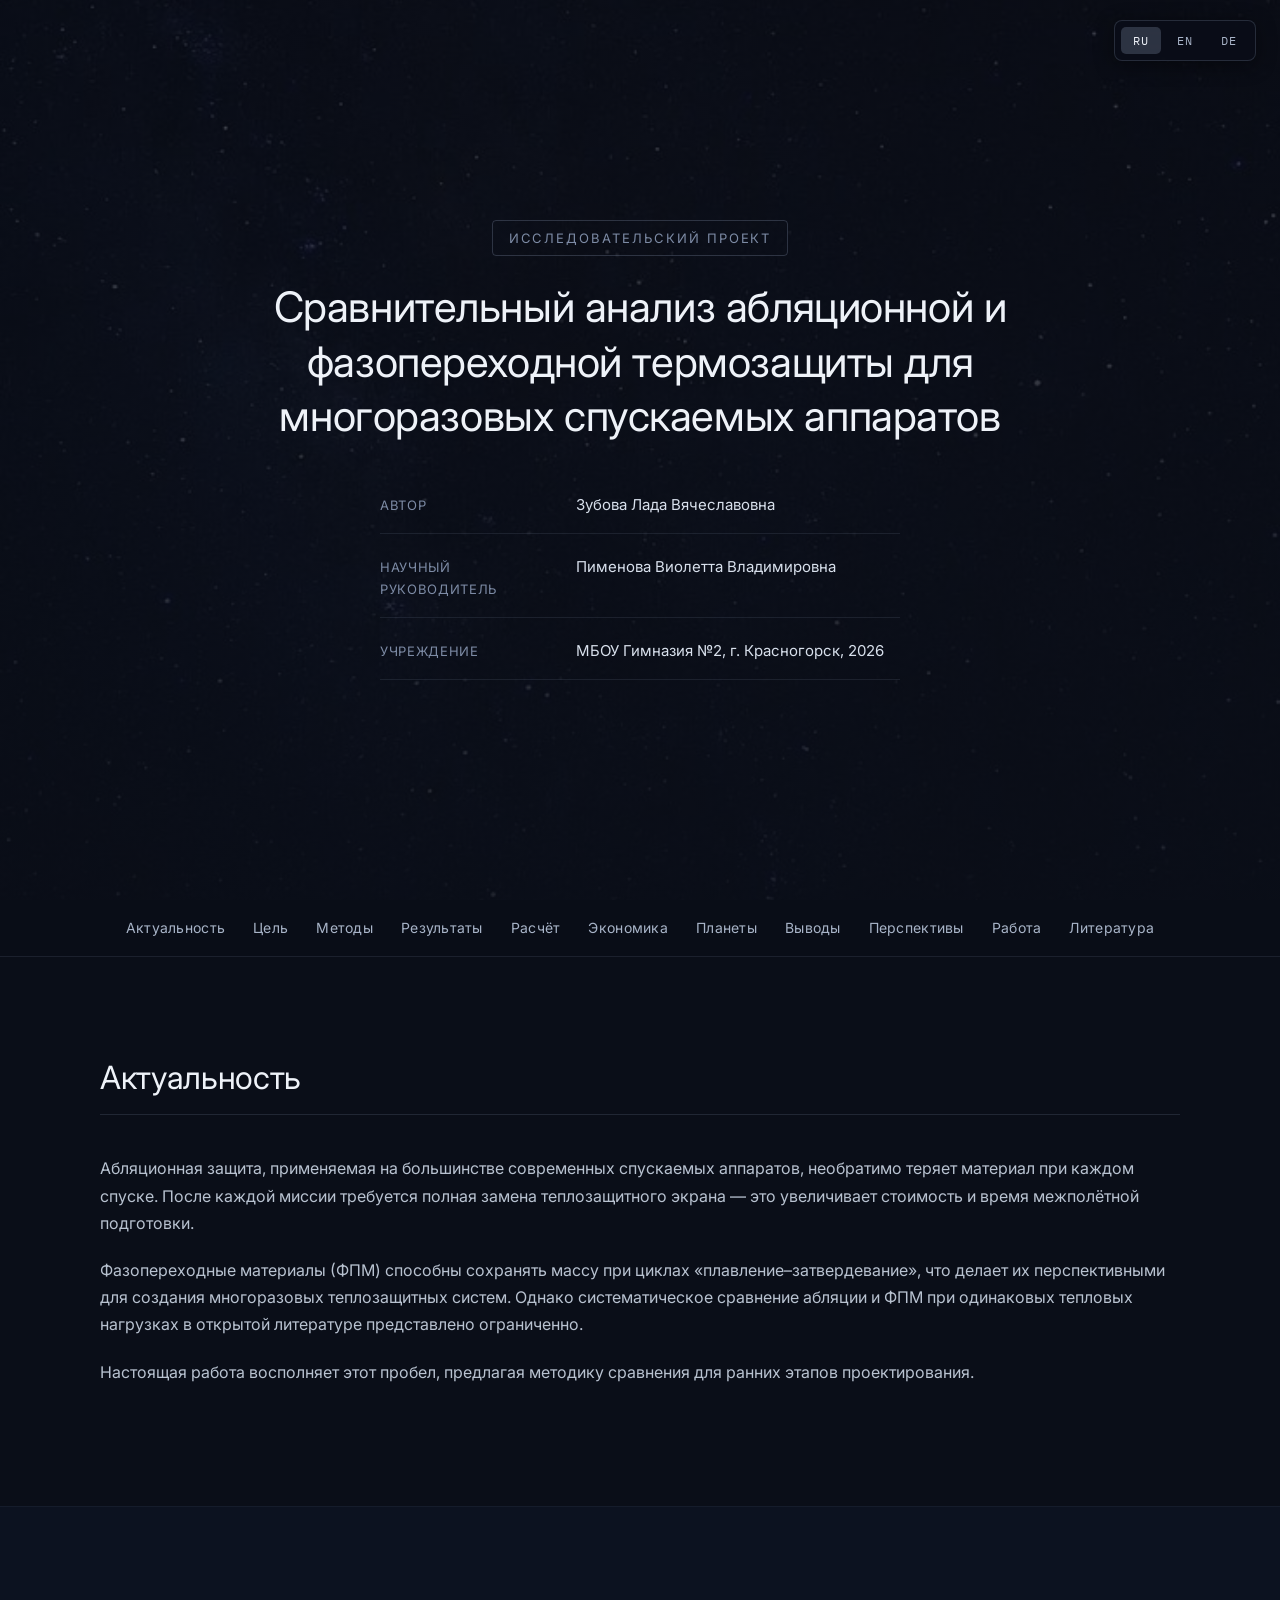
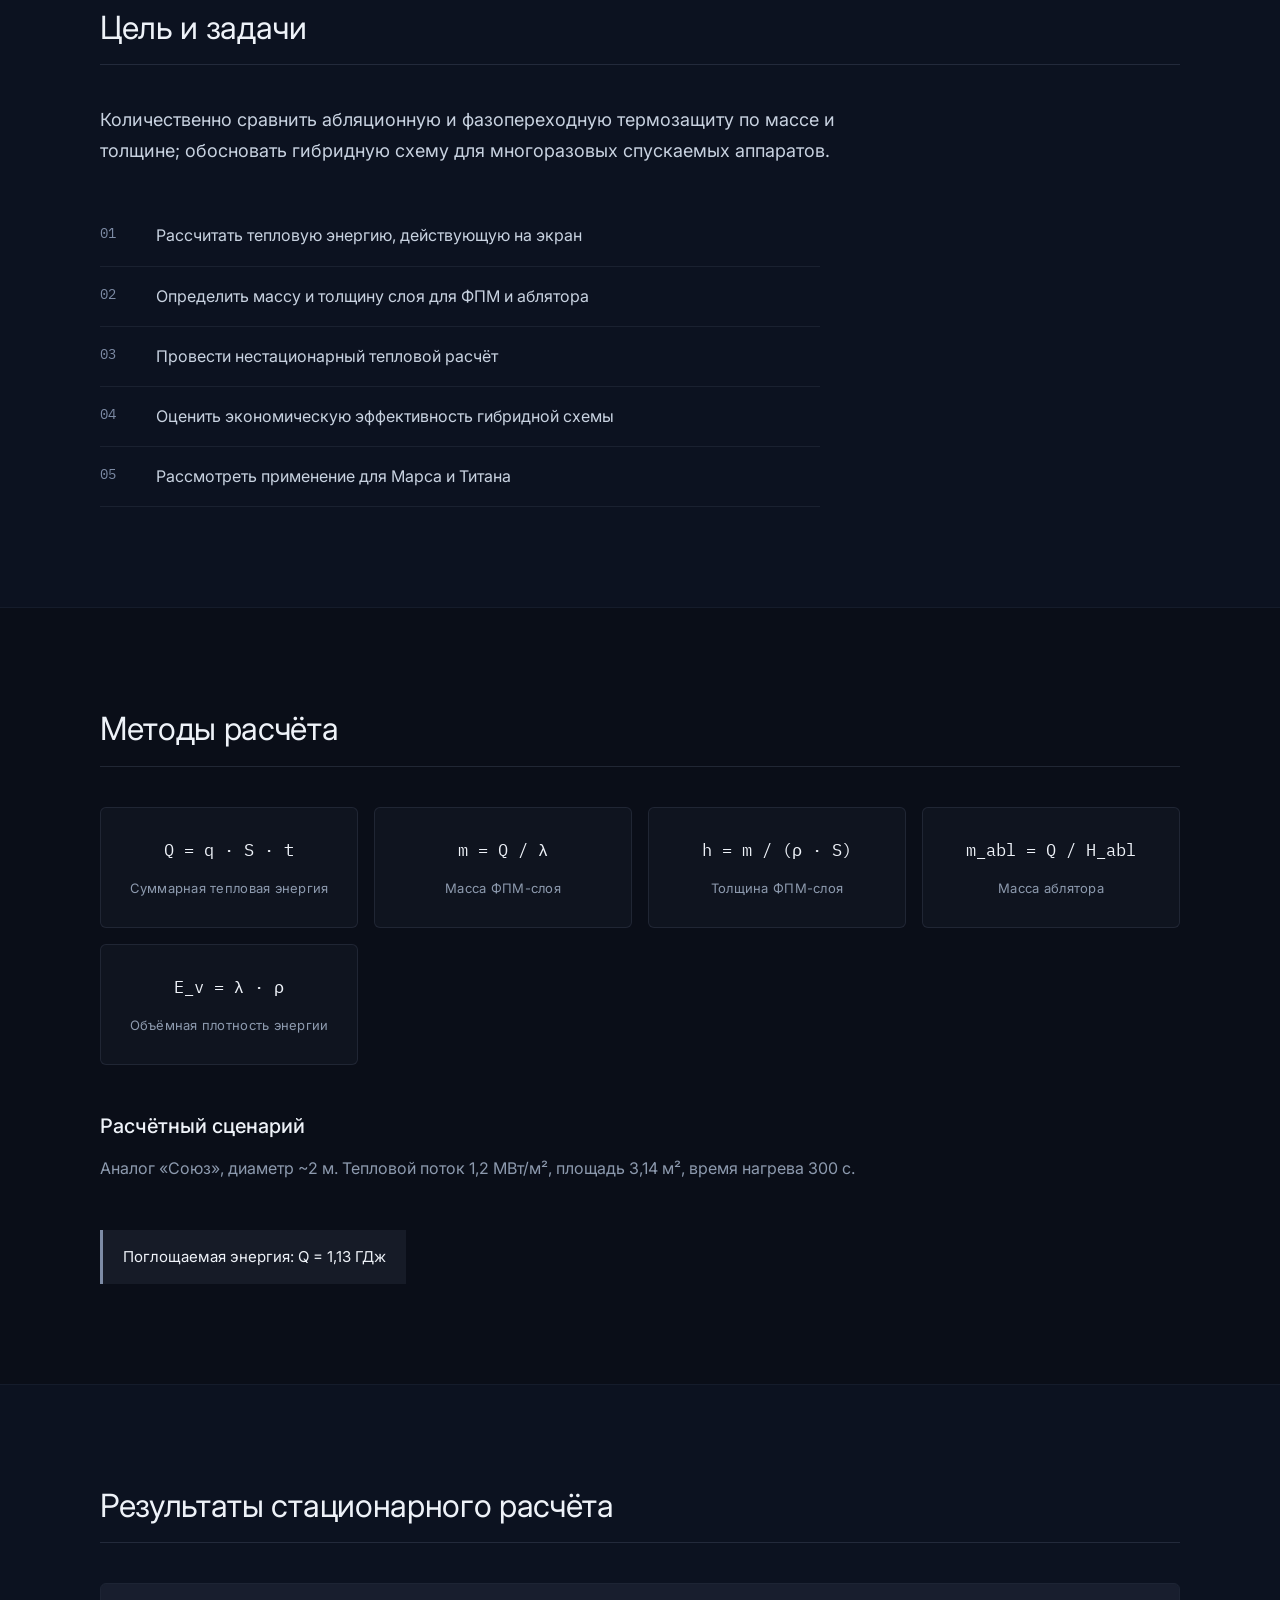
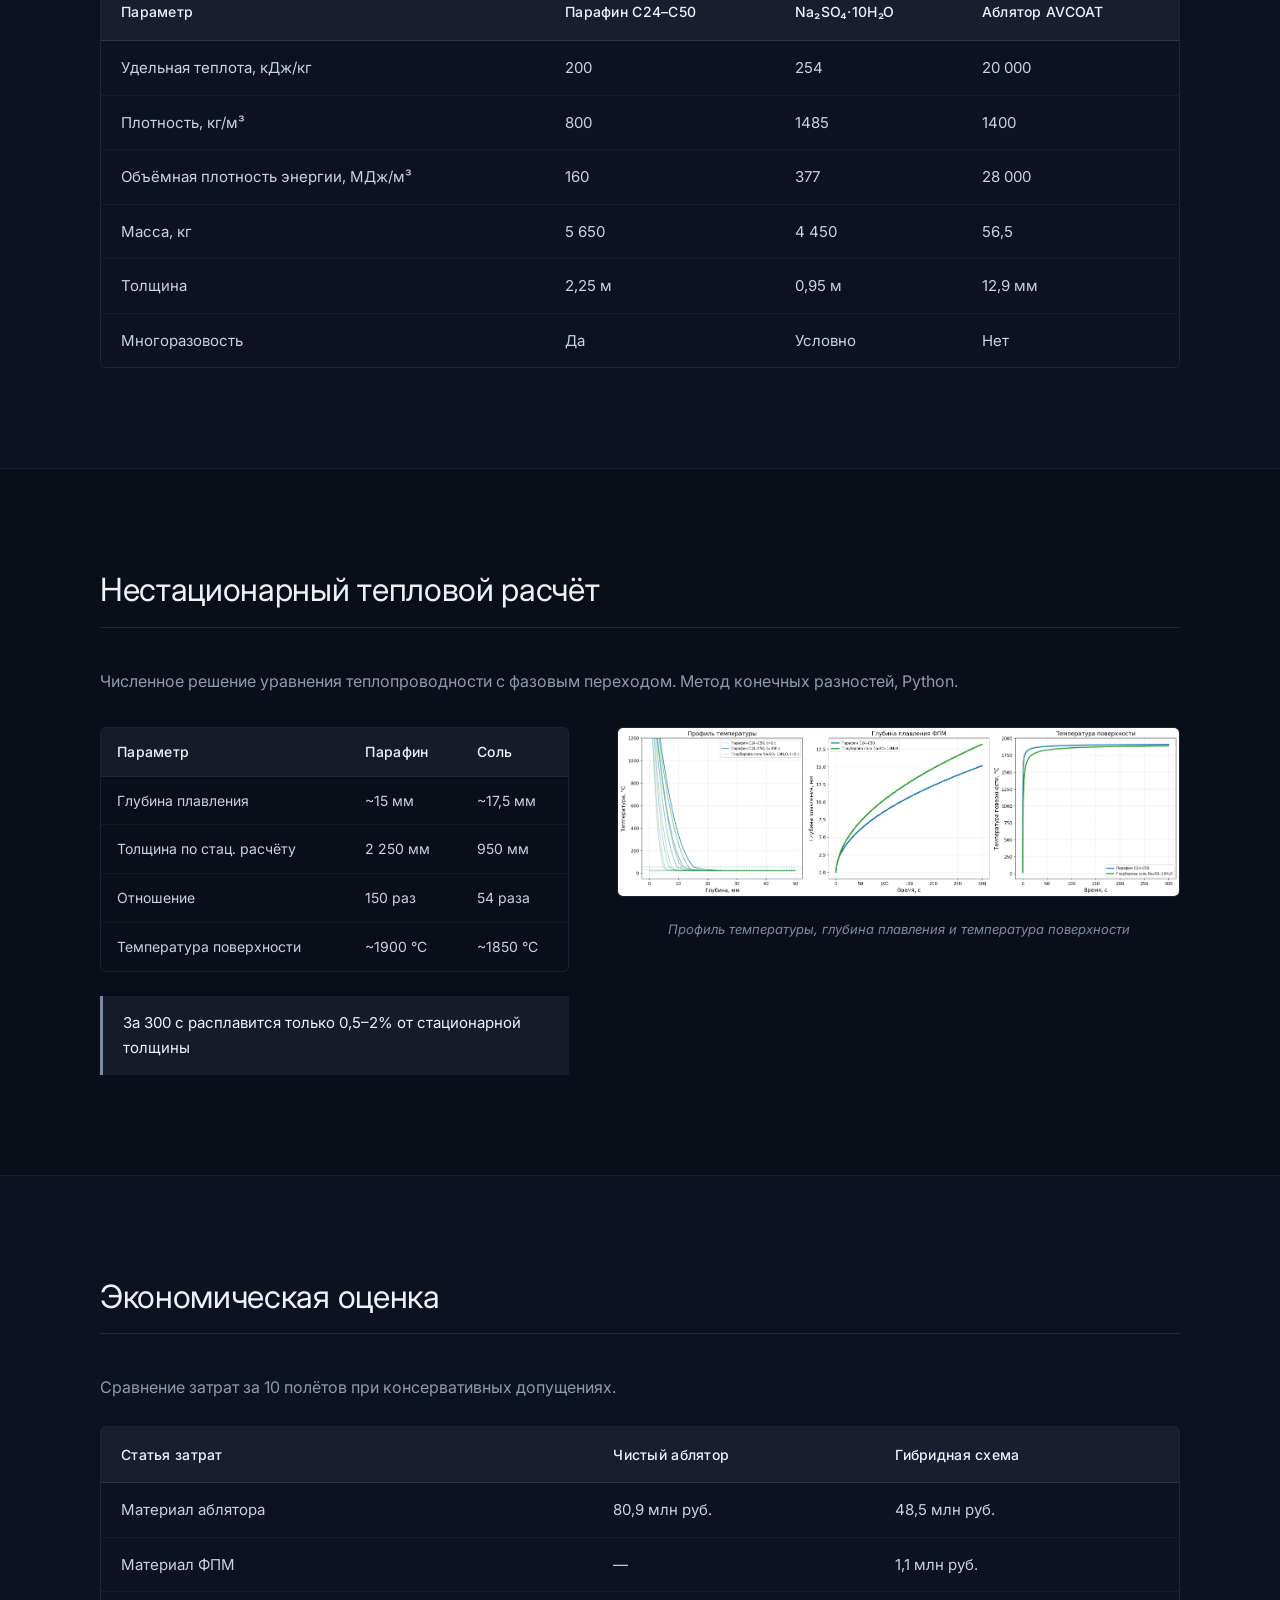
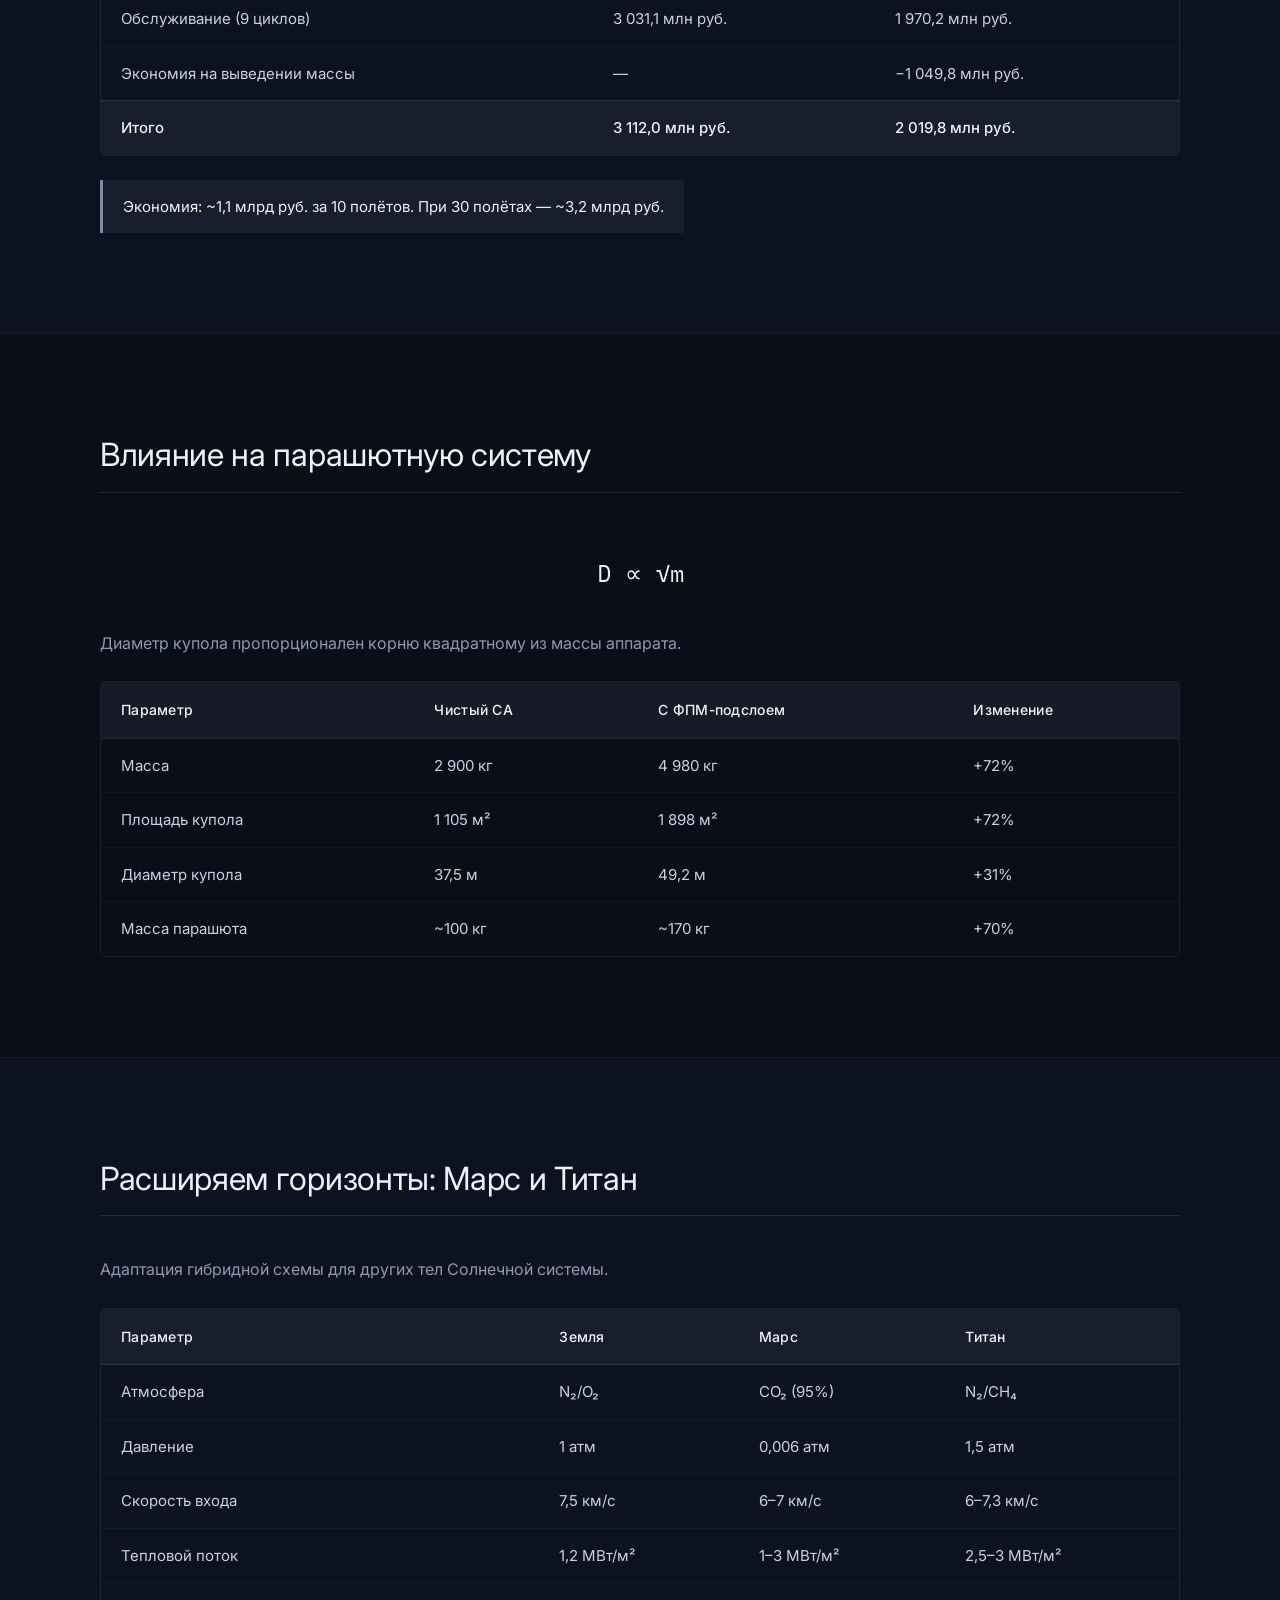
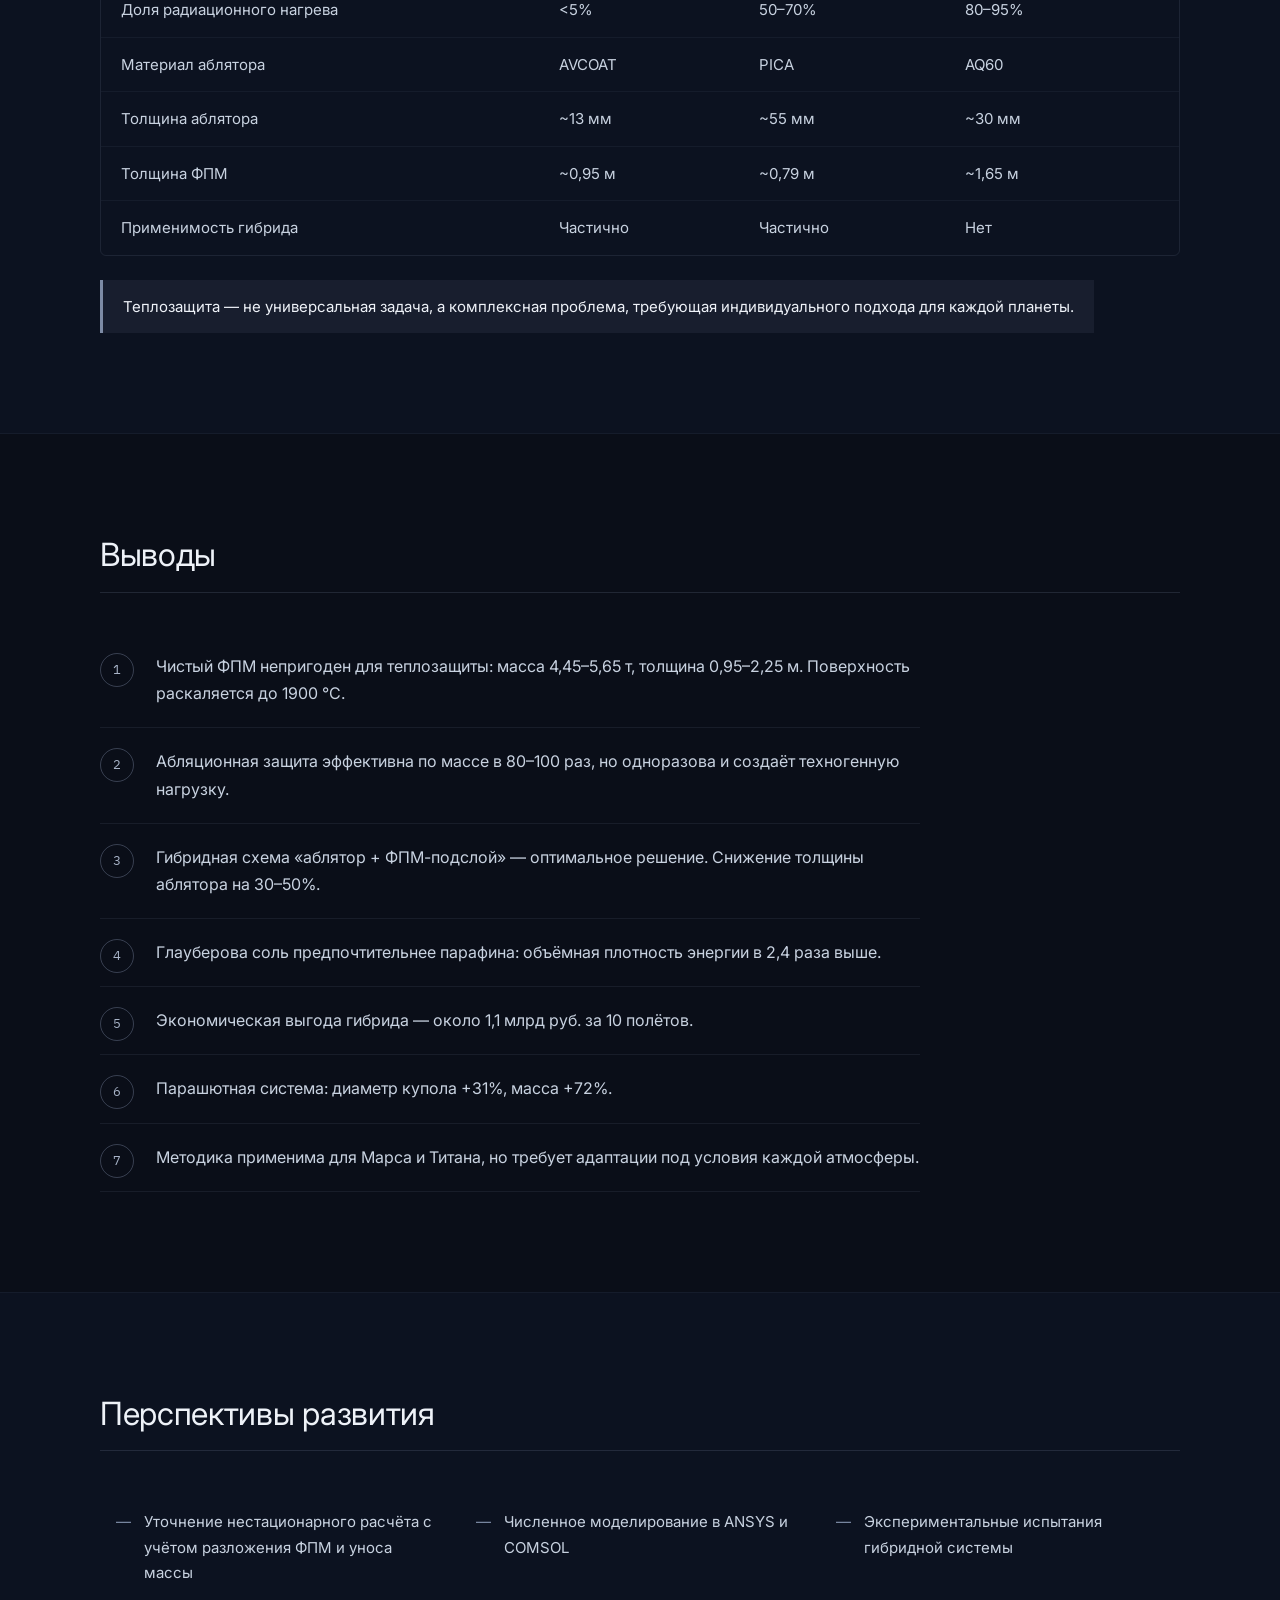
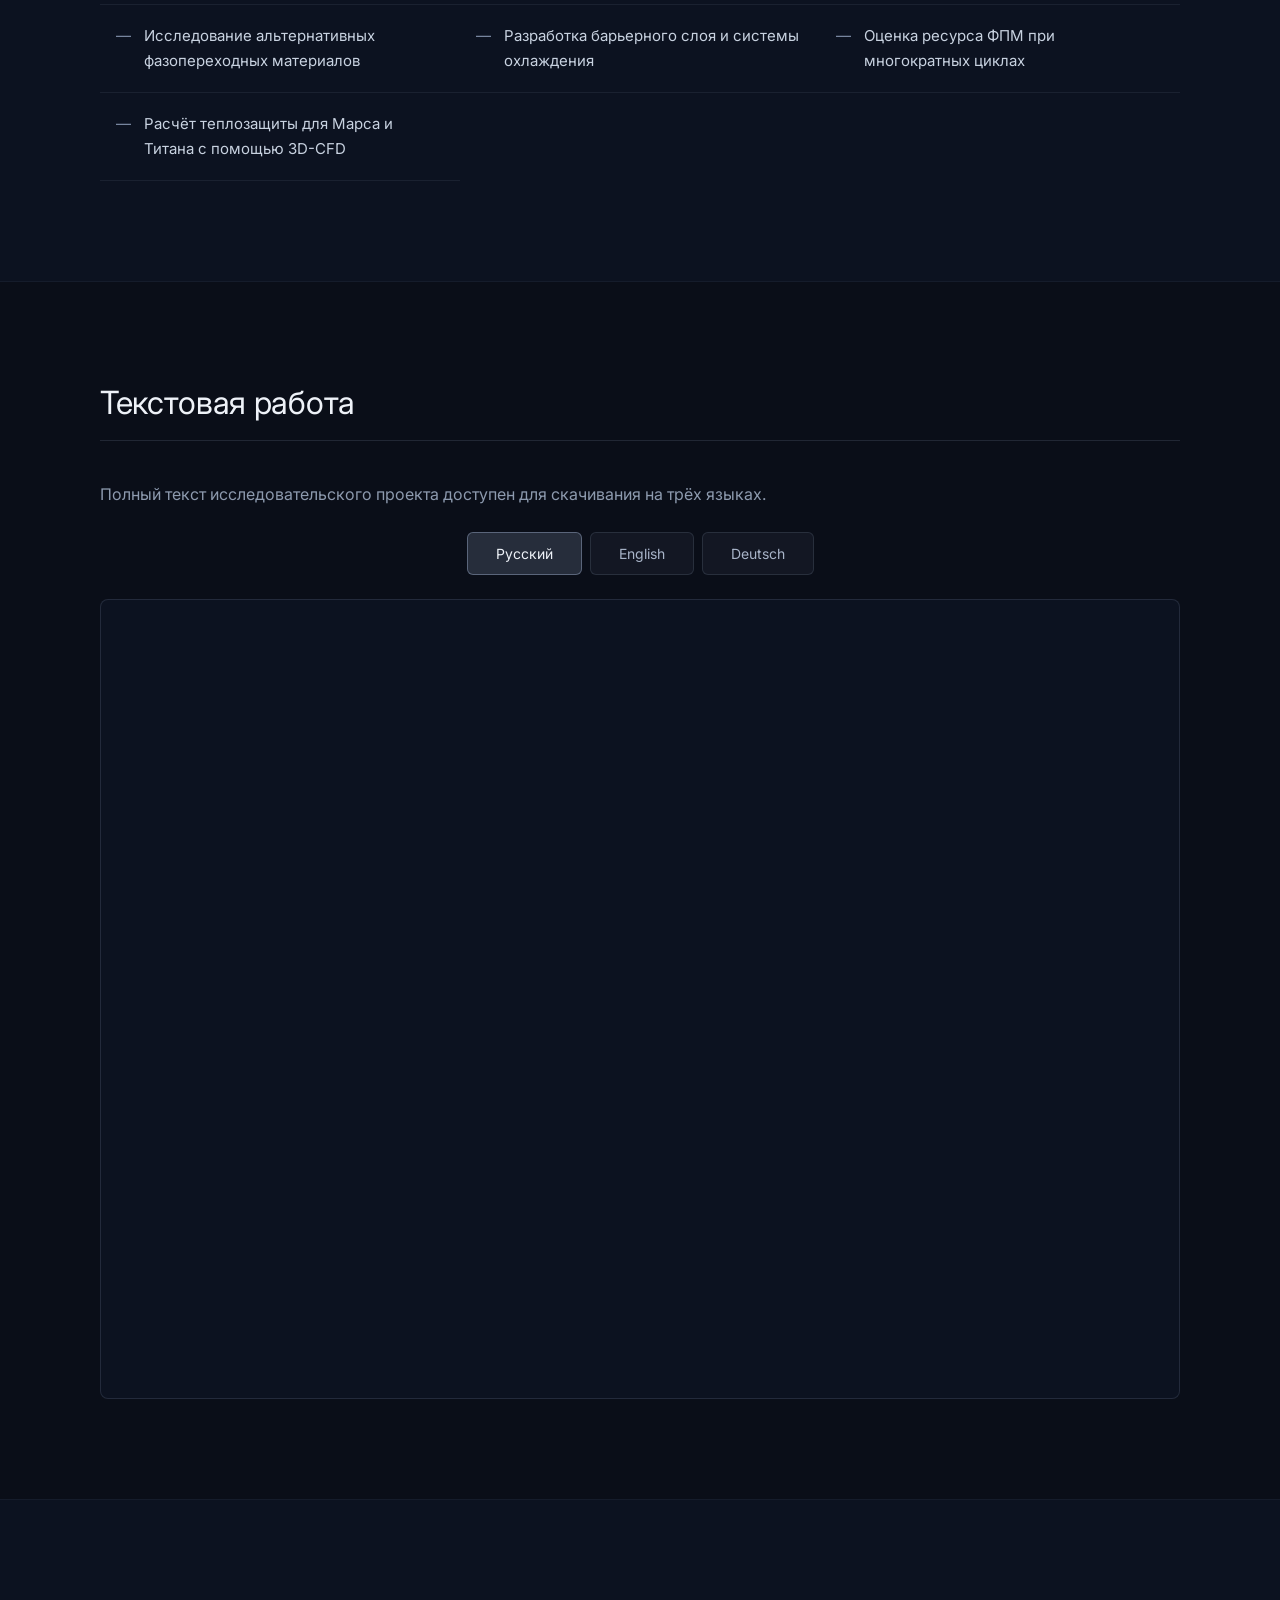
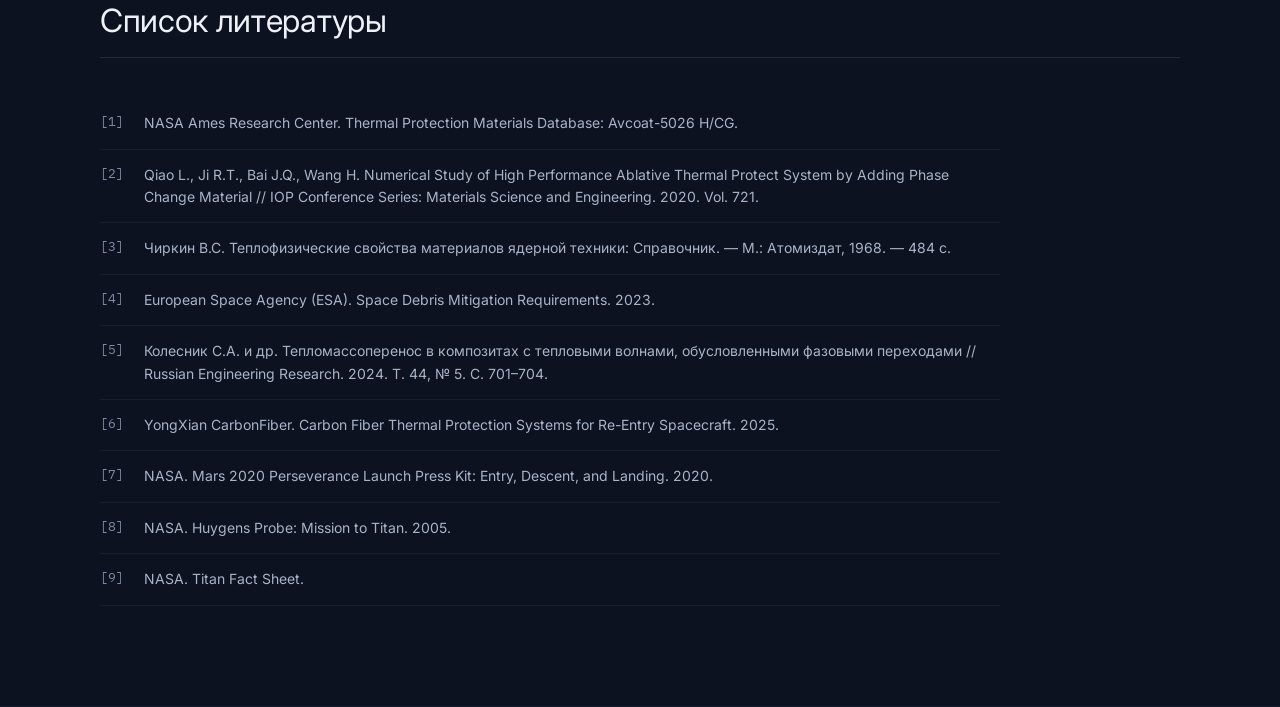
<file: index.html>
<!DOCTYPE html>
<html lang="ru">
<head>
    <meta charset="UTF-8">
    <meta name="viewport" content="width=device-width, initial-scale=1.0">
    <title>Термозащита спускаемых аппаратов — Зубова Лада</title>
    <link rel="stylesheet" href="style.css">
    <link href="https://fonts.googleapis.com/css2?family=Inter:wght@300;400;500;600&family=IBM+Plex+Mono:wght@400;500&display=swap" rel="stylesheet">
</head>
<body>

<!-- ПЕРЕКЛЮЧАТЕЛЬ ЯЗЫКА (закреплён сверху справа) -->
<div class="lang-fixed">
    <button id="lang-ru" class="lang-btn active">RU</button>
    <button id="lang-en" class="lang-btn">EN</button>
    <button id="lang-de" class="lang-btn">DE</button>
</div>

<!-- HERO -->
<header class="hero">
    <div class="hero-overlay"></div>
    <div class="hero-content">
        <p class="hero-label" data-i18n="hero.label">Исследовательский проект</p>
        <h1 data-i18n="hero.title">Сравнительный анализ абляционной и фазопереходной термозащиты для многоразовых спускаемых аппаратов</h1>
        <div class="hero-meta">
            <div class="meta-item">
                <span class="meta-label" data-i18n="hero.authorLabel">Автор</span>
                <span class="meta-value" data-i18n="hero.author">Зубова Лада Вячеславовна</span>
            </div>
            <div class="meta-item">
                <span class="meta-label" data-i18n="hero.supervisorLabel">Научный руководитель</span>
                <span class="meta-value" data-i18n="hero.supervisor">Пименова Виолетта Владимировна</span>
            </div>
            <div class="meta-item">
                <span class="meta-label" data-i18n="hero.institutionLabel">Учреждение</span>
                <span class="meta-value" data-i18n="hero.institution">МБОУ Гимназия №2, г. Красногорск, 2026</span>
            </div>
        </div>
    </div>
</header>

<!-- НАВИГАЦИЯ -->
<nav class="nav">
    <div class="nav-inner">
        <a href="#actual" data-i18n="nav.actual">Актуальность</a>
        <a href="#goal" data-i18n="nav.goal">Цель</a>
        <a href="#methods" data-i18n="nav.methods">Методы</a>
        <a href="#results" data-i18n="nav.results">Результаты</a>
        <a href="#transient" data-i18n="nav.transient">Расчёт</a>
        <a href="#economy" data-i18n="nav.economy">Экономика</a>
        <a href="#planets" data-i18n="nav.planets">Планеты</a>
        <a href="#conclusions" data-i18n="nav.conclusions">Выводы</a>
        <a href="#perspectives" data-i18n="nav.perspectives">Перспективы</a>
        <a href="#document" data-i18n="nav.document">Работа</a>
        <a href="#refs" data-i18n="nav.refs">Литература</a>
    </div>
</nav>
<!-- АКТУАЛЬНОСТЬ -->
<section id="actual" class="section">
    <div class="container">
        <h2 data-i18n="actual.title">Актуальность</h2>
        <div class="text-block">
            <p data-i18n="actual.p1">Абляционная защита, применяемая на большинстве современных спускаемых аппаратов, необратимо теряет материал при каждом спуске. После каждой миссии требуется полная замена теплозащитного экрана — это увеличивает стоимость и время межполётной подготовки.</p>
            <p data-i18n="actual.p2">Фазопереходные материалы (ФПМ) способны сохранять массу при циклах «плавление–затвердевание», что делает их перспективными для создания многоразовых теплозащитных систем. Однако систематическое сравнение абляции и ФПМ при одинаковых тепловых нагрузках в открытой литературе представлено ограниченно.</p>
            <p data-i18n="actual.p3">Настоящая работа восполняет этот пробел, предлагая методику сравнения для ранних этапов проектирования.</p>
        </div>
    </div>
</section>

<!-- ЦЕЛЬ -->
<section id="goal" class="section section-dark">
    <div class="container">
        <h2 data-i18n="goal.title">Цель и задачи</h2>
        <p class="lead" data-i18n="goal.lead">Количественно сравнить абляционную и фазопереходную термозащиту по массе и толщине; обосновать гибридную схему для многоразовых спускаемых аппаратов.</p>
        <ol class="tasks-list">
            <li data-i18n="goal.task1">Рассчитать тепловую энергию, действующую на экран</li>
            <li data-i18n="goal.task2">Определить массу и толщину слоя для ФПМ и аблятора</li>
            <li data-i18n="goal.task3">Провести нестационарный тепловой расчёт</li>
            <li data-i18n="goal.task4">Оценить экономическую эффективность гибридной схемы</li>
            <li data-i18n="goal.task5">Рассмотреть применение для Марса и Титана</li>
        </ol>
    </div>
</section>

<!-- МЕТОДЫ -->
<section id="methods" class="section">
    <div class="container">
        <h2 data-i18n="methods.title">Методы расчёта</h2>
        <div class="formulas-grid">
            <div class="formula-card">
                <div class="formula">Q = q · S · t</div>
                <div class="formula-desc" data-i18n="methods.f1">Суммарная тепловая энергия</div>
            </div>
            <div class="formula-card">
                <div class="formula">m = Q / λ</div>
                <div class="formula-desc" data-i18n="methods.f2">Масса ФПМ-слоя</div>
            </div>
            <div class="formula-card">
                <div class="formula">h = m / (ρ · S)</div>
                <div class="formula-desc" data-i18n="methods.f3">Толщина ФПМ-слоя</div>
            </div>
            <div class="formula-card">
                <div class="formula">m_abl = Q / H_abl</div>
                <div class="formula-desc" data-i18n="methods.f4">Масса аблятора</div>
            </div>
            <div class="formula-card">
                <div class="formula">E_v = λ · ρ</div>
                <div class="formula-desc" data-i18n="methods.f5">Объёмная плотность энергии</div>
            </div>
        </div>

        <h3 class="subheading" data-i18n="methods.scenario">Расчётный сценарий</h3>
        <p class="text-muted" data-i18n="methods.scenarioDesc">Аналог «Союз», диаметр ~2 м. Тепловой поток 1,2 МВт/м², площадь 3,14 м², время нагрева 300 с.</p>
        <p class="highlight-line" data-i18n="methods.energy">Поглощаемая энергия: Q = 1,13 ГДж</p>
    </div>
</section>

<!-- РЕЗУЛЬТАТЫ -->
<section id="results" class="section section-dark">
    <div class="container">
        <h2 data-i18n="results.title">Результаты стационарного расчёта</h2>
        <div class="table-wrap">
            <table>
                <thead>
                    <tr>
                        <th data-i18n="results.param">Параметр</th>
                        <th data-i18n="results.paraffin">Парафин C24–C50</th>
                        <th data-i18n="results.salt">Na₂SO₄·10H₂O</th>
                        <th data-i18n="results.avcoat">Аблятор AVCOAT</th>
                    </tr>
                </thead>
                <tbody>
                    <tr><td data-i18n="results.heat">Удельная теплота, кДж/кг</td><td>200</td><td>254</td><td>20 000</td></tr>
                    <tr><td data-i18n="results.density">Плотность, кг/м³</td><td>800</td><td>1485</td><td>1400</td></tr>
                    <tr><td data-i18n="results.ev">Объёмная плотность энергии, МДж/м³</td><td>160</td><td>377</td><td>28 000</td></tr>
                    <tr><td data-i18n="results.mass">Масса, кг</td><td>5 650</td><td>4 450</td><td>56,5</td></tr>
                    <tr><td data-i18n="results.thickness">Толщина</td><td data-i18n="results.m225">2,25 м</td><td data-i18n="results.m095">0,95 м</td><td data-i18n="results.mm129">12,9 мм</td></tr>
                    <tr><td data-i18n="results.reusable">Многоразовость</td><td data-i18n="results.yes">Да</td><td data-i18n="results.cond">Условно</td><td data-i18n="results.no">Нет</td></tr>
                </tbody>
            </table>
        </div>
    </div>
</section>

<!-- НЕСТАЦИОНАРНЫЙ РАСЧЁТ -->
<section id="transient" class="section">
    <div class="container">
        <h2 data-i18n="transient.title">Нестационарный тепловой расчёт</h2>
        <p class="text-muted" data-i18n="transient.desc">Численное решение уравнения теплопроводности с фазовым переходом. Метод конечных разностей, Python.</p>

        <div class="transient-grid">
            <div class="transient-info">
                <div class="table-wrap">
                    <table class="table-compact">
                        <thead>
                            <tr><th data-i18n="transient.param">Параметр</th><th data-i18n="transient.paraffin">Парафин</th><th data-i18n="transient.salt">Соль</th></tr>
                        </thead>
                        <tbody>
                            <tr><td data-i18n="transient.depth">Глубина плавления</td><td>~15 мм</td><td>~17,5 мм</td></tr>
                            <tr><td data-i18n="transient.stat">Толщина по стац. расчёту</td><td>2 250 мм</td><td>950 мм</td></tr>
                            <tr><td data-i18n="transient.ratio">Отношение</td><td data-i18n="transient.r150">150 раз</td><td data-i18n="transient.r54">54 раза</td></tr>
                            <tr><td data-i18n="transient.temp">Температура поверхности</td><td>~1900 °C</td><td>~1850 °C</td></tr>
                        </tbody>
                    </table>
                </div>
                <p class="highlight-line" data-i18n="transient.highlight">За 300 с расплавится только 0,5–2% от стационарной толщины</p>
            </div>

            <div class="transient-graph">
                <img src="results/transient_results.png" alt="Transient calculation results">
                <p class="caption" data-i18n="transient.caption">Профиль температуры, глубина плавления и температура поверхности</p>
            </div>
        </div>
    </div>
</section>

<!-- ЭКОНОМИКА -->
<section id="economy" class="section section-dark">
    <div class="container">
        <h2 data-i18n="economy.title">Экономическая оценка</h2>
        <p class="text-muted" data-i18n="economy.desc">Сравнение затрат за 10 полётов при консервативных допущениях.</p>
        <div class="table-wrap">
            <table>
                <thead>
                    <tr>
                        <th data-i18n="economy.item">Статья затрат</th>
                        <th data-i18n="economy.ablative">Чистый аблятор</th>
                        <th data-i18n="economy.hybrid">Гибридная схема</th>
                    </tr>
                </thead>
                <tbody>
                    <tr><td data-i18n="economy.material">Материал аблятора</td><td>80,9 млн руб.</td><td>48,5 млн руб.</td></tr>
                    <tr><td data-i18n="economy.fpm">Материал ФПМ</td><td>—</td><td>1,1 млн руб.</td></tr>
                    <tr><td data-i18n="economy.service">Обслуживание (9 циклов)</td><td>3 031,1 млн руб.</td><td>1 970,2 млн руб.</td></tr>
                    <tr><td data-i18n="economy.saving">Экономия на выведении массы</td><td>—</td><td>−1 049,8 млн руб.</td></tr>
                    <tr class="row-total"><td data-i18n="economy.total">Итого</td><td>3 112,0 млн руб.</td><td>2 019,8 млн руб.</td></tr>
                </tbody>
            </table>
        </div>
        <p class="highlight-line" data-i18n="economy.highlight">Экономия: ~1,1 млрд руб. за 10 полётов. При 30 полётах — ~3,2 млрд руб.</p>
    </div>
</section>

<!-- ПАРАШЮТ -->
<section class="section">
    <div class="container">
        <h2 data-i18n="parachute.title">Влияние на парашютную систему</h2>
        <p class="formula-inline">D ∝ √m</p>
        <p class="text-muted" data-i18n="parachute.desc">Диаметр купола пропорционален корню квадратному из массы аппарата.</p>
        <div class="table-wrap">
            <table>
                <thead>
                    <tr><th data-i18n="parachute.param">Параметр</th><th data-i18n="parachute.clean">Чистый СА</th><th data-i18n="parachute.hybrid">С ФПМ-подслоем</th><th data-i18n="parachute.change">Изменение</th></tr>
                </thead>
                <tbody>
                    <tr><td data-i18n="parachute.mass">Масса</td><td>2 900 кг</td><td>4 980 кг</td><td>+72%</td></tr>
                    <tr><td data-i18n="parachute.area">Площадь купола</td><td>1 105 м²</td><td>1 898 м²</td><td>+72%</td></tr>
                    <tr><td data-i18n="parachute.diameter">Диаметр купола</td><td>37,5 м</td><td>49,2 м</td><td>+31%</td></tr>
                    <tr><td data-i18n="parachute.pmass">Масса парашюта</td><td>~100 кг</td><td>~170 кг</td><td>+70%</td></tr>
                </tbody>
            </table>
        </div>
    </div>
</section>

<!-- ПЛАНЕТЫ -->
<section id="planets" class="section section-dark">
    <div class="container">
        <h2 data-i18n="planets.title">Расширяем горизонты: Марс и Титан</h2>
        <p class="text-muted" data-i18n="planets.desc">Адаптация гибридной схемы для других тел Солнечной системы.</p>
        <div class="table-wrap">
            <table>
                <thead>
                    <tr>
                        <th data-i18n="planets.param">Параметр</th>
                        <th data-i18n="planets.earth">Земля</th>
                        <th data-i18n="planets.mars">Марс</th>
                        <th data-i18n="planets.titan">Титан</th>
                    </tr>
                </thead>
                <tbody>
                    <tr><td data-i18n="planets.atm">Атмосфера</td><td>N₂/O₂</td><td>CO₂ (95%)</td><td>N₂/CH₄</td></tr>
                    <tr><td data-i18n="planets.pressure">Давление</td><td data-i18n="planets.p1">1 атм</td><td data-i18n="planets.p006">0,006 атм</td><td data-i18n="planets.p15">1,5 атм</td></tr>
                    <tr><td data-i18n="planets.speed">Скорость входа</td><td>7,5 км/с</td><td>6–7 км/с</td><td>6–7,3 км/с</td></tr>
                    <tr><td data-i18n="planets.heat">Тепловой поток</td><td>1,2 МВт/м²</td><td>1–3 МВт/м²</td><td>2,5–3 МВт/м²</td></tr>
                    <tr><td data-i18n="planets.rad">Доля радиационного нагрева</td><td>&lt;5%</td><td>50–70%</td><td>80–95%</td></tr>
                    <tr><td data-i18n="planets.mat">Материал аблятора</td><td>AVCOAT</td><td>PICA</td><td>AQ60</td></tr>
                    <tr><td data-i18n="planets.thabl">Толщина аблятора</td><td>~13 мм</td><td>~55 мм</td><td>~30 мм</td></tr>
                    <tr><td data-i18n="planets.thfpm">Толщина ФПМ</td><td>~0,95 м</td><td>~0,79 м</td><td>~1,65 м</td></tr>
                    <tr><td data-i18n="planets.applic">Применимость гибрида</td><td data-i18n="planets.part">Частично</td><td data-i18n="planets.part">Частично</td><td data-i18n="planets.no">Нет</td></tr>
                </tbody>
            </table>
        </div>
        <p class="highlight-line" data-i18n="planets.highlight">Теплозащита — не универсальная задача, а комплексная проблема, требующая индивидуального подхода для каждой планеты.</p>
    </div>
</section>

<!-- ВЫВОДЫ -->
<section id="conclusions" class="section">
    <div class="container">
        <h2 data-i18n="conclusions.title">Выводы</h2>
        <ol class="conclusions-list">
            <li data-i18n="conclusions.c1">Чистый ФПМ непригоден для теплозащиты: масса 4,45–5,65 т, толщина 0,95–2,25 м. Поверхность раскаляется до 1900 °C.</li>
            <li data-i18n="conclusions.c2">Абляционная защита эффективна по массе в 80–100 раз, но одноразова и создаёт техногенную нагрузку.</li>
            <li data-i18n="conclusions.c3">Гибридная схема «аблятор + ФПМ-подслой» — оптимальное решение. Снижение толщины аблятора на 30–50%.</li>
            <li data-i18n="conclusions.c4">Глауберова соль предпочтительнее парафина: объёмная плотность энергии в 2,4 раза выше.</li>
            <li data-i18n="conclusions.c5">Экономическая выгода гибрида — около 1,1 млрд руб. за 10 полётов.</li>
            <li data-i18n="conclusions.c6">Парашютная система: диаметр купола +31%, масса +72%.</li>
            <li data-i18n="conclusions.c7">Методика применима для Марса и Титана, но требует адаптации под условия каждой атмосферы.</li>
        </ol>
    </div>
</section>

<!-- ПЕРСПЕКТИВЫ -->
<section class="section section-dark">
    <div class="container">
        <h2 data-i18n="perspectives.title">Перспективы развития</h2>
        <ul class="perspectives-list">
            <li data-i18n="perspectives.p1">Уточнение нестационарного расчёта с учётом разложения ФПМ и уноса массы</li>
            <li data-i18n="perspectives.p2">Численное моделирование в ANSYS и COMSOL</li>
            <li data-i18n="perspectives.p3">Экспериментальные испытания гибридной системы</li>
            <li data-i18n="perspectives.p4">Исследование альтернативных фазопереходных материалов</li>
            <li data-i18n="perspectives.p5">Разработка барьерного слоя и системы охлаждения</li>
            <li data-i18n="perspectives.p6">Оценка ресурса ФПМ при многократных циклах</li>
            <li data-i18n="perspectives.p7">Расчёт теплозащиты для Марса и Титана с помощью 3D-CFD</li>
        </ul>
    </div>
</section>
<!-- ТЕКСТОВАЯ РАБОТА -->
<section id="document" class="section">
    <div class="container">
        <h2 data-i18n="doc.title">Текстовая работа</h2>
        <p class="text-muted" data-i18n="doc.description">Выберите язык для просмотра полного текста проекта.</p>

        <!-- Кнопки языков -->
        <div class="doc-tabs">
            <button class="doc-tab active" data-lang="ru">Русский</button>
            <button class="doc-tab" data-lang="en">English</button>
            <button class="doc-tab" data-lang="de">Deutsch</button>
        </div>

        <!-- Окно с PDF -->
        <div class="doc-viewer">
            <iframe id="pdf-frame" src="project-ru.pdf" frameborder="0"></iframe>
        </div>
    </div>
</section>
<!-- ЛИТЕРАТУРА -->
<section class="section section-dark">
    <div class="container">
        <h2 data-i18n="refs.title">Список литературы</h2>
        <ol class="refs">
            <li>NASA Ames Research Center. Thermal Protection Materials Database: Avcoat-5026 H/CG.</li>
            <li>Qiao L., Ji R.T., Bai J.Q., Wang H. Numerical Study of High Performance Ablative Thermal Protect System by Adding Phase Change Material // IOP Conference Series: Materials Science and Engineering. 2020. Vol. 721.</li>
            <li>Чиркин В.С. Теплофизические свойства материалов ядерной техники: Справочник. — М.: Атомиздат, 1968. — 484 с.</li>
            <li>European Space Agency (ESA). Space Debris Mitigation Requirements. 2023.</li>
            <li>Колесник С.А. и др. Тепломассоперенос в композитах с тепловыми волнами, обусловленными фазовыми переходами // Russian Engineering Research. 2024. Т. 44, № 5. С. 701–704.</li>
            <li>YongXian CarbonFiber. Carbon Fiber Thermal Protection Systems for Re-Entry Spacecraft. 2025.</li>
            <li>NASA. Mars 2020 Perseverance Launch Press Kit: Entry, Descent, and Landing. 2020.</li>
            <li>NASA. Huygens Probe: Mission to Titan. 2005.</li>
            <li>NASA. Titan Fact Sheet.</li>
        </ol>
    </div>
</section>

<script src="script.js"></script>
</body>
</html>
</file>
<file: style.css>
* {
    margin: 0;
    padding: 0;
    box-sizing: border-box;
}

html {
    scroll-behavior: smooth;
}

body {
    font-family: 'Inter', -apple-system, sans-serif;
    background: #0a0e18;
    color: #d8e0ec;
    line-height: 1.7;
    font-size: 16px;
    -webkit-font-smoothing: antialiased;
}

h1, h2, h3 {
    font-weight: 500;
    color: #eef2f8;
    line-height: 1.3;
}

/* ПЕРЕКЛЮЧАТЕЛЬ ЯЗЫКА — ЗАКРЕПЛЁН СВЕРХУ СПРАВА */
.lang-fixed {
    position: fixed;
    top: 20px;
    right: 24px;
    z-index: 999;
    display: flex;
    gap: 4px;
    padding: 6px;
    background: rgba(10, 14, 24, 0.85);
    backdrop-filter: blur(12px);
    -webkit-backdrop-filter: blur(12px);
    border: 1px solid rgba(125, 139, 165, 0.25);
    border-radius: 8px;
    box-shadow: 0 4px 20px rgba(0, 0, 0, 0.4);
}

.lang-btn {
    background: transparent;
    border: none;
    color: #a8b4c8;
    padding: 6px 12px;
    border-radius: 5px;
    font-family: 'IBM Plex Mono', monospace;
    font-size: 12px;
    letter-spacing: 0.08em;
    cursor: pointer;
    transition: all 0.2s;
}

.lang-btn:hover {
    background: rgba(125, 139, 165, 0.15);
    color: #eef2f8;
}

.lang-btn.active {
    background: rgba(125, 139, 165, 0.3);
    color: #eef2f8;
}

/* HERO */
.hero {
    position: relative;
    min-height: 100vh;
    display: flex;
    align-items: center;
    justify-content: center;
    padding: 80px 24px;
    background-image: url('stars.jpg');
    background-size: cover;
    background-position: center;
    background-attachment: fixed;
}

.hero-overlay {
    position: absolute;
    inset: 0;
    background: linear-gradient(180deg, rgba(10, 14, 24, 0.75) 0%, rgba(10, 14, 24, 0.9) 100%);
}

.hero-content {
    position: relative;
    z-index: 2;
    max-width: 800px;
    text-align: center;
}

.hero-label {
    display: inline-block;
    font-size: 13px;
    letter-spacing: 0.15em;
    text-transform: uppercase;
    color: #7d8ba5;
    margin-bottom: 24px;
    padding: 6px 16px;
    border: 1px solid rgba(125, 139, 165, 0.3);
    border-radius: 4px;
}

.hero h1 {
    font-size: clamp(26px, 4vw, 42px);
    margin-bottom: 48px;
    font-weight: 400;
    letter-spacing: -0.01em;
}

.hero-meta {
    display: grid;
    gap: 20px;
    max-width: 520px;
    margin: 0 auto;
    text-align: left;
}

.meta-item {
    display: grid;
    grid-template-columns: 180px 1fr;
    gap: 16px;
    padding-bottom: 16px;
    border-bottom: 1px solid rgba(125, 139, 165, 0.15);
}

.meta-label {
    font-size: 13px;
    color: #7d8ba5;
    letter-spacing: 0.05em;
    text-transform: uppercase;
    padding-top: 2px;
}

.meta-value {
    font-size: 15px;
    color: #d8e0ec;
}

/* NAV */
.nav {
    position: sticky;
    top: 0;
    background: rgba(10, 14, 24, 0.95);
    backdrop-filter: blur(12px);
    -webkit-backdrop-filter: blur(12px);
    border-bottom: 1px solid rgba(125, 139, 165, 0.15);
    z-index: 100;
}

.nav-inner {
    max-width: 1200px;
    margin: 0 auto;
    padding: 16px 24px;
    display: flex;
    gap: 28px;
    flex-wrap: wrap;
    justify-content: center;
}

.nav a {
    color: #a8b4c8;
    text-decoration: none;
    font-size: 14px;
    letter-spacing: 0.02em;
    transition: color 0.2s;
}

.nav a:hover {
    color: #eef2f8;
}

/* SECTIONS */
.section {
    padding: 100px 24px;
}

.section-dark {
    background: #0c1220;
    border-top: 1px solid rgba(125, 139, 165, 0.08);
    border-bottom: 1px solid rgba(125, 139, 165, 0.08);
}

.container {
    max-width: 1080px;
    margin: 0 auto;
}

.section h2 {
    font-size: clamp(22px, 3vw, 32px);
    margin-bottom: 40px;
    padding-bottom: 16px;
    border-bottom: 1px solid rgba(125, 139, 165, 0.2);
    font-weight: 400;
    letter-spacing: -0.01em;
}

.subheading {
    font-size: 20px;
    margin: 48px 0 16px;
    font-weight: 500;
}

.lead {
    font-size: 18px;
    color: #c8d2e0;
    margin-bottom: 40px;
    max-width: 800px;
}

.text-block p {
    margin-bottom: 20px;
    color: #b8c2d0;
}

.text-muted {
    color: #8d9aae;
    margin-bottom: 24px;
}

.highlight-line {
    display: inline-block;
    padding: 14px 20px;
    background: rgba(125, 139, 165, 0.1);
    border-left: 3px solid #7d8ba5;
    color: #eef2f8;
    font-size: 15px;
    margin-top: 24px;
}

.formula-inline {
    font-family: 'IBM Plex Mono', monospace;
    font-size: 24px;
    color: #eef2f8;
    text-align: center;
    padding: 20px 0;
    margin-bottom: 16px;
}

/* FORMULAS */
.formulas-grid {
    display: grid;
    grid-template-columns: repeat(auto-fit, minmax(220px, 1fr));
    gap: 16px;
}

.formula-card {
    padding: 28px 20px;
    background: rgba(125, 139, 165, 0.05);
    border: 1px solid rgba(125, 139, 165, 0.15);
    border-radius: 6px;
    text-align: center;
    transition: border-color 0.2s;
}

.formula-card:hover {
    border-color: rgba(125, 139, 165, 0.4);
}

.formula {
    font-family: 'IBM Plex Mono', monospace;
    font-size: 17px;
    color: #eef2f8;
    margin-bottom: 12px;
}

.formula-desc {
    font-size: 13px;
    color: #8d9aae;
    letter-spacing: 0.02em;
}

/* TASKS */
.tasks-list {
    counter-reset: task;
    list-style: none;
    max-width: 720px;
}

.tasks-list li {
    counter-increment: task;
    position: relative;
    padding: 16px 0 16px 56px;
    border-bottom: 1px solid rgba(125, 139, 165, 0.12);
    color: #c8d2e0;
}

.tasks-list li::before {
    content: counter(task, decimal-leading-zero);
    position: absolute;
    left: 0;
    top: 16px;
    font-family: 'IBM Plex Mono', monospace;
    font-size: 14px;
    color: #7d8ba5;
}

/* TABLES */
.table-wrap {
    overflow-x: auto;
    border-radius: 6px;
    border: 1px solid rgba(125, 139, 165, 0.15);
}

table {
    width: 100%;
    border-collapse: collapse;
    font-size: 15px;
}

th {
    background: rgba(125, 139, 165, 0.1);
    padding: 16px 20px;
    text-align: left;
    font-weight: 500;
    color: #eef2f8;
    font-size: 14px;
    letter-spacing: 0.02em;
    border-bottom: 1px solid rgba(125, 139, 165, 0.2);
}

td {
    padding: 14px 20px;
    border-top: 1px solid rgba(125, 139, 165, 0.08);
    color: #c8d2e0;
}

tbody tr:hover td {
    background: rgba(125, 139, 165, 0.04);
}

.row-total td {
    background: rgba(125, 139, 165, 0.1);
    color: #eef2f8;
    font-weight: 500;
    border-top: 1px solid rgba(125, 139, 165, 0.25);
}

.table-compact th,
.table-compact td {
    padding: 12px 16px;
    font-size: 14px;
}

/* TRANSIENT */
.transient-grid {
    display: grid;
    grid-template-columns: 1fr 1.2fr;
    gap: 48px;
    align-items: start;
    margin-top: 32px;
}

@media (max-width: 900px) {
    .transient-grid {
        grid-template-columns: 1fr;
        gap: 32px;
    }
}

.transient-graph img {
    width: 100%;
    border-radius: 6px;
    border: 1px solid rgba(125, 139, 165, 0.15);
}

.caption {
    font-size: 13px;
    color: #7d8ba5;
    text-align: center;
    margin-top: 12px;
    font-style: italic;
}

/* CONCLUSIONS */
.conclusions-list {
    counter-reset: concl;
    list-style: none;
    max-width: 820px;
}

.conclusions-list li {
    counter-increment: concl;
    position: relative;
    padding: 20px 0 20px 56px;
    border-bottom: 1px solid rgba(125, 139, 165, 0.12);
    color: #c8d2e0;
}

.conclusions-list li::before {
    content: counter(concl);
    position: absolute;
    left: 0;
    top: 20px;
    width: 32px;
    height: 32px;
    display: flex;
    align-items: center;
    justify-content: center;
    border: 1px solid rgba(125, 139, 165, 0.4);
    border-radius: 50%;
    font-family: 'IBM Plex Mono', monospace;
    font-size: 13px;
    color: #a8b4c8;
}

/* PERSPECTIVES */
.perspectives-list {
    list-style: none;
    display: grid;
    grid-template-columns: repeat(auto-fit, minmax(300px, 1fr));
    gap: 0;
    max-width: 100%;
}

.perspectives-list li {
    position: relative;
    padding: 18px 20px 18px 44px;
    border-bottom: 1px solid rgba(125, 139, 165, 0.12);
    color: #c8d2e0;
    font-size: 15px;
}

.perspectives-list li::before {
    content: '—';
    position: absolute;
    left: 16px;
    color: #7d8ba5;
}

/* DOCUMENTS */
.doc-grid {
    display: grid;
    grid-template-columns: repeat(auto-fit, minmax(240px, 1fr));
    gap: 20px;
    margin: 40px 0;
}

.doc-card {
    padding: 28px 24px;
    background: rgba(125, 139, 165, 0.05);
    border: 1px solid rgba(125, 139, 165, 0.15);
    border-radius: 8px;
    text-align: center;
    transition: border-color 0.2s, transform 0.2s;
}

.doc-card:hover {
    border-color: rgba(125, 139, 165, 0.4);
    transform: translateY(-4px);
}

.doc-icon {
    display: inline-block;
    padding: 6px 14px;
    background: rgba(125, 139, 165, 0.15);
    border-radius: 4px;
    font-family: 'IBM Plex Mono', monospace;
    font-size: 12px;
    color: #a8b4c8;
    letter-spacing: 0.08em;
    margin-bottom: 20px;
}

.doc-card h3 {
    font-size: 17px;
    margin-bottom: 10px;
    color: #eef2f8;
}

.doc-card p {
    font-size: 14px;
    color: #8d9aae;
    margin-bottom: 20px;
    line-height: 1.5;
}

.btn-download {
    display: inline-block;
    padding: 10px 24px;
    background: rgba(125, 139, 165, 0.15);
    border: 1px solid rgba(125, 139, 165, 0.3);
    color: #eef2f8;
    text-decoration: none;
    border-radius: 4px;
    font-size: 14px;
    transition: all 0.2s;
}

.btn-download:hover {
    background: rgba(125, 139, 165, 0.25);
    border-color: rgba(125, 139, 165, 0.6);
}

.doc-note {
    font-size: 14px;
    color: #8d9aae;
    text-align: center;
    font-style: italic;
    margin-top: 20px;
}

/* REFS */
.refs {
    list-style: none;
    counter-reset: ref;
    max-width: 900px;
}

.refs li {
    counter-increment: ref;
    position: relative;
    padding: 14px 0 14px 44px;
    border-bottom: 1px solid rgba(125, 139, 165, 0.1);
    font-size: 14px;
    color: #a8b4c8;
    line-height: 1.6;
}

.refs li::before {
    content: '[' counter(ref) ']';
    position: absolute;
    left: 0;
    top: 14px;
    font-family: 'IBM Plex Mono', monospace;
    font-size: 13px;
    color: #7d8ba5;
}

/* FOOTER */
.footer {
    background: #06080f;
    padding: 48px 24px;
    border-top: 1px solid rgba(125, 139, 165, 0.12);
    text-align: center;
}

.footer p {
    font-size: 13px;
    color: #7d8ba5;
    margin: 6px 0;
}
/* ТАБЫ ДОКУМЕНТОВ */
.doc-tabs {
    display: flex;
    gap: 8px;
    margin-bottom: 24px;
    justify-content: center;
    flex-wrap: wrap;
}

.doc-tab {
    padding: 12px 28px;
    background: rgba(125, 139, 165, 0.08);
    border: 1px solid rgba(125, 139, 165, 0.2);
    color: #a8b4c8;
    border-radius: 6px;
    font-family: 'Inter', sans-serif;
    font-size: 14px;
    cursor: pointer;
    transition: all 0.2s;
}

.doc-tab:hover {
    background: rgba(125, 139, 165, 0.15);
    color: #eef2f8;
}

.doc-tab.active {
    background: rgba(125, 139, 165, 0.25);
    border-color: rgba(125, 139, 165, 0.6);
    color: #eef2f8;
}

/* ОКНО С PDF */
.doc-viewer {
    width: 100%;
    height: 800px;
    border: 1px solid rgba(125, 139, 165, 0.2);
    border-radius: 8px;
    overflow: hidden;
    background: #0c1220;
}

.doc-viewer iframe {
    width: 100%;
    height: 100%;
    border: none;
}

@media (max-width: 700px) {
    .doc-viewer {
        height: 500px;
    }
}
</file>
